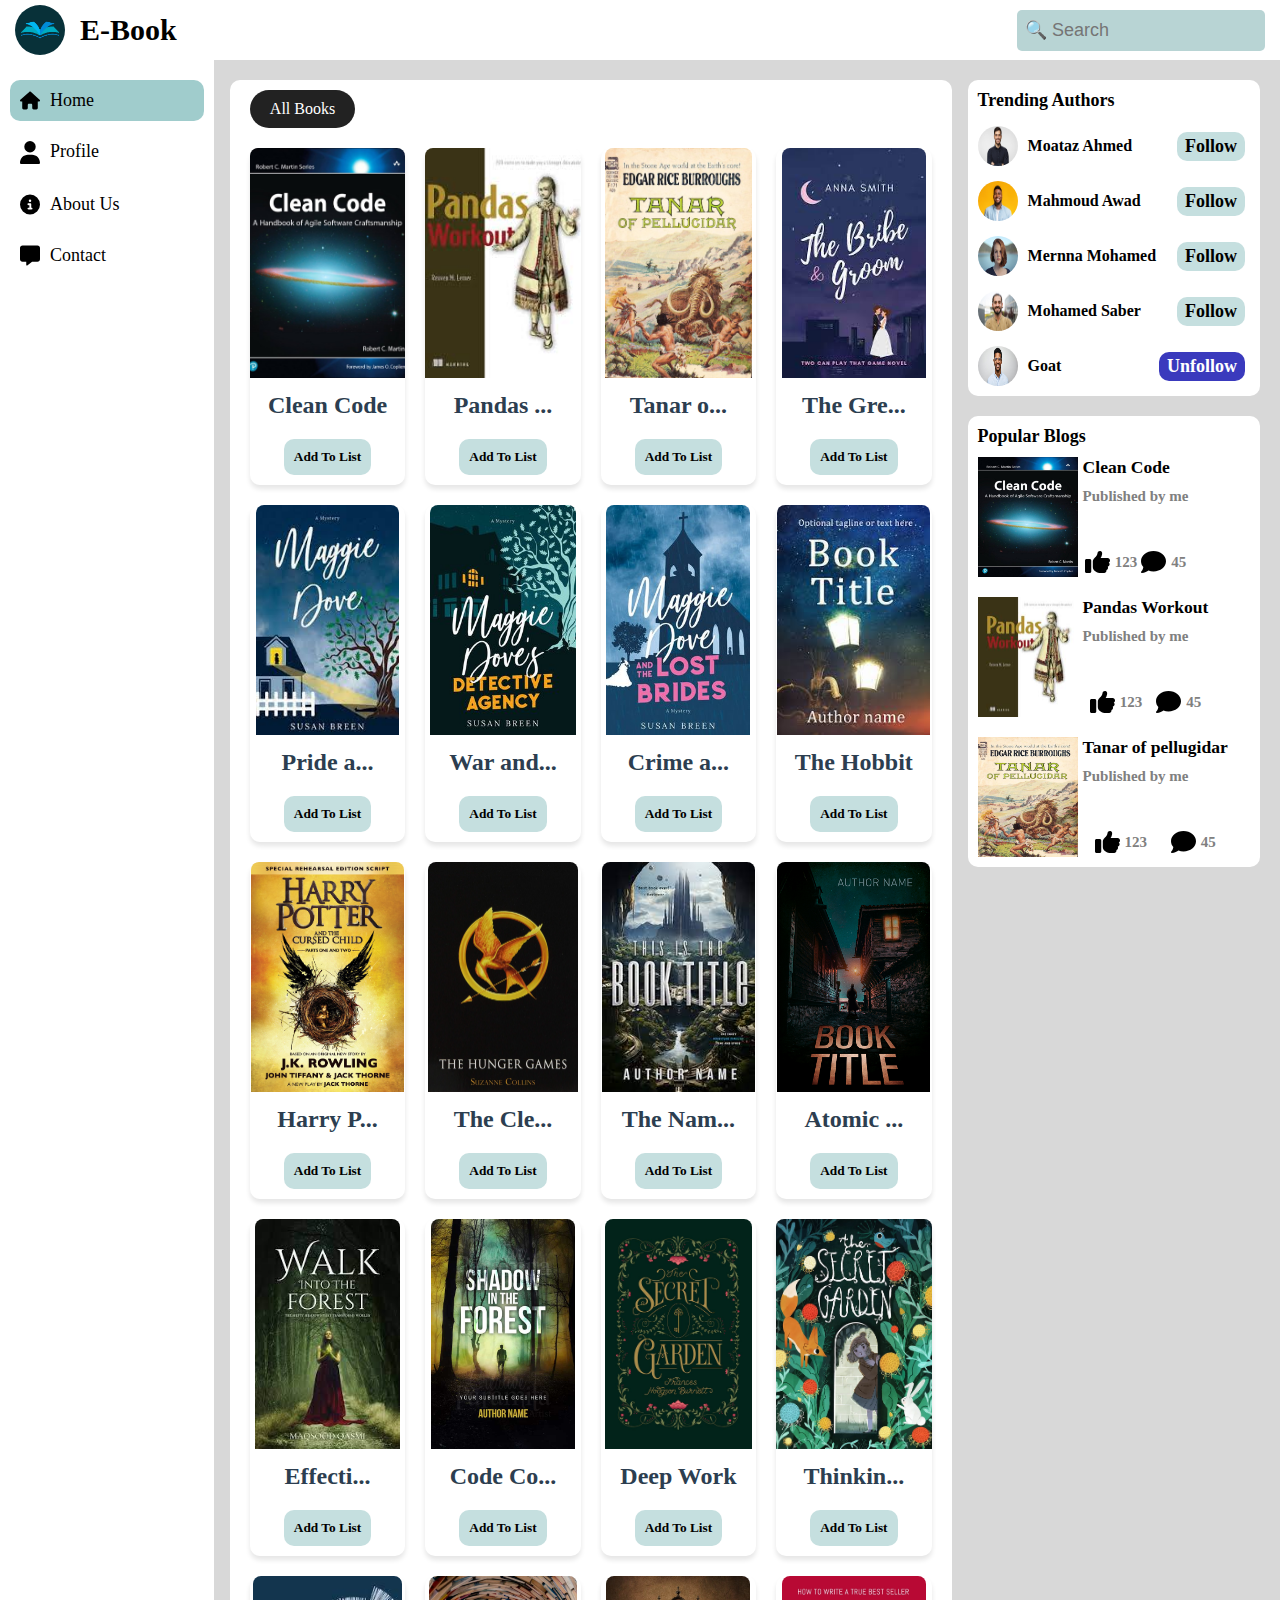
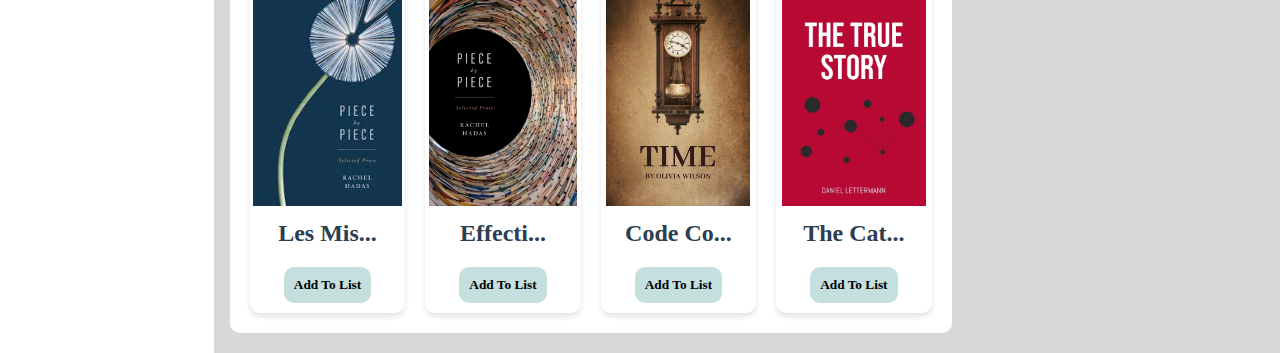
<file: index.html>
<!DOCTYPE html>
<html lang="en">

<head>
    <meta charset="UTF-8">
    <meta name="viewport" content="width=device-width, initial-scale=1.0">
    <link rel="stylesheet" href="style.css">
    <script src="./script.js"></script>

    <title>E-Book</title>
</head>

<body>
    <div class="navBar">
        <div class="logo">
            <img src="./images/logo.avif" width="50px" alt="">
            <h3>E-Book</h3>
        </div>
        <input type="text" placeholder="🔍 Search">
    </div>
    <div class="container">
        <div class="sideBar">
            <ul>
                <li class="active">
                    <a href="./index.html">
                        <img src="images/house-solid.svg" alt="">
                        <p>Home</p>
                    </a>
                </li>
                <li><a href="#">
                        <img src="images/user-solid.svg" alt="">
                        <p>Profile</p>
                    </a>
                </li>
                <li><a href="./About.html">
                        <img src="images/circle-info-solid.svg" alt="">
                        <p>About Us</p>
                    </a>
                </li>
                <li><a href="./Contact.html">
                        <img src="images/message-solid.svg" alt="">
                        <p>Contact</p>
                    </a>
                </li>
            </ul>
        </div>
        <div class="content">
            <p class="active">All Books</p>
            <div id="content">

            </div>
        </div>
        <div class="rightSide">
            <div class="trendingAuthor">
                <p>Trending Authors</p>
                <div class="Authors">
                    <div class="author">
                        <img src="./images/p1.jpg" alt="">
                        <h4>Moataz Ahmed</h4>
                        <p onclick="toggleFollow(this)">Follow</p>
                    </div>
                    <div class="author">
                        <img src="./images/p2.jpg" alt="">
                        <h4>Mahmoud Awad</h4>
                        <p onclick="toggleFollow(this)">Follow</p>
                    </div>
                    <div class="author">
                        <img src="./images/p3.jpg" alt="">
                        <h4>Mernna Mohamed</h4>
                        <p onclick="toggleFollow(this)">Follow</p>
                    </div>
                    <div class="author">
                        <img src="./images/p4.jpg" alt="">
                        <h4>Mohamed Saber</h4>
                        <p onclick="toggleFollow(this)">Follow</p>
                    </div>
                    <div class="author ">
                        <img src="./images/p5.jpg" alt="">
                        <h4>Goat</h4>
                        <p class="followed" onclick="toggleFollow(this)">Unfollow</p>
                    </div>
                </div>
            </div>
            <div class="popularBlogs">
                <p> Popular Blogs </p>
                <div class="Blogs">
                    <div class="blog">
                        <img src="./images/book1.jpg" alt="">
                        <div class="details">
                            <h3>Clean Code</h3>
                            <p>Published by me</p>
                            <div class="reactions">
                                <div class="likes">
                                    <img src="./images/thumbs-up-solid.svg" alt="">
                                    <p>123</p>
                                </div>
                                <div class="comments">
                                    <img src="./images/comment-solid.svg" alt="">
                                    <p>45</p>
                                </div>
                            </div>
                        </div>

                    </div>
                    <div class="blog">
                        <img src="./images/book2.jpg" alt="">
                        <div class="details">
                            <h3>Pandas Workout</h3>
                            <p>Published by me</p>
                            <div class="reactions">
                                <div class="likes">
                                    <img src="./images/thumbs-up-solid.svg" alt="">
                                    <p>123</p>
                                </div>
                                <div class="comments">
                                    <img src="./images/comment-solid.svg" alt="">
                                    <p>45</p>
                                </div>
                            </div>
                        </div>

                    </div>
                    <div class="blog">
                        <img src="./images/book3.jpg" alt="">
                        <div class="details">
                            <h3>Tanar of pellugidar</h3>
                            <p>Published by me</p>
                            <div class="reactions">
                                <div class="likes">
                                    <img src="./images/thumbs-up-solid.svg" alt="">
                                    <p>123</p>
                                </div>
                                <div class="comments">
                                    <img src="./images/comment-solid.svg" alt="">
                                    <p>45</p>
                                </div>
                            </div>
                        </div>

                    </div>
                </div>
            </div>
        </div>
    </div>
    <script>
        const Container = document.getElementById("content");

        const booksList = JSON.parse(localStorage.getItem("books"));
        booksList.map((book, index) => {
            const bookDiv = document.createElement("div");
            bookDiv.className = "book";
            bookDiv.innerHTML = `
            <a href="book.html?id=${index}" style="text-decoration: none; color: inherit;">
              <img src="${book.image}" alt="${book.name}">
              <h3>${book.name.length > 10 ? book.name.slice(0, 7) + "..." : book.name}</h3>
              </a>
            <button class="book-button" data-index="${index}">Add To List</button>
          `;
            Container.appendChild(bookDiv);
        });
        document.querySelectorAll(".book-button").forEach(button => {
            button.addEventListener("click", (e) => {
                const index = e.target.getAttribute("data-index");

                let list = JSON.parse(localStorage.getItem("myBookList")) || [];

                if (!list.includes(index)) {
                    list.push(index, booksList[index]);
                    localStorage.setItem("myBookList", JSON.stringify(list));
                }
            });
        });
        function toggleFollow(element) {
            if (element.classList.contains("followed")) {
                element.classList.remove("followed");
                element.textContent = "Follow";
            } else {
                element.classList.add("followed");
                element.textContent = "Unfollow";
            }
        }
    </script>
</body>

</html>
</file>
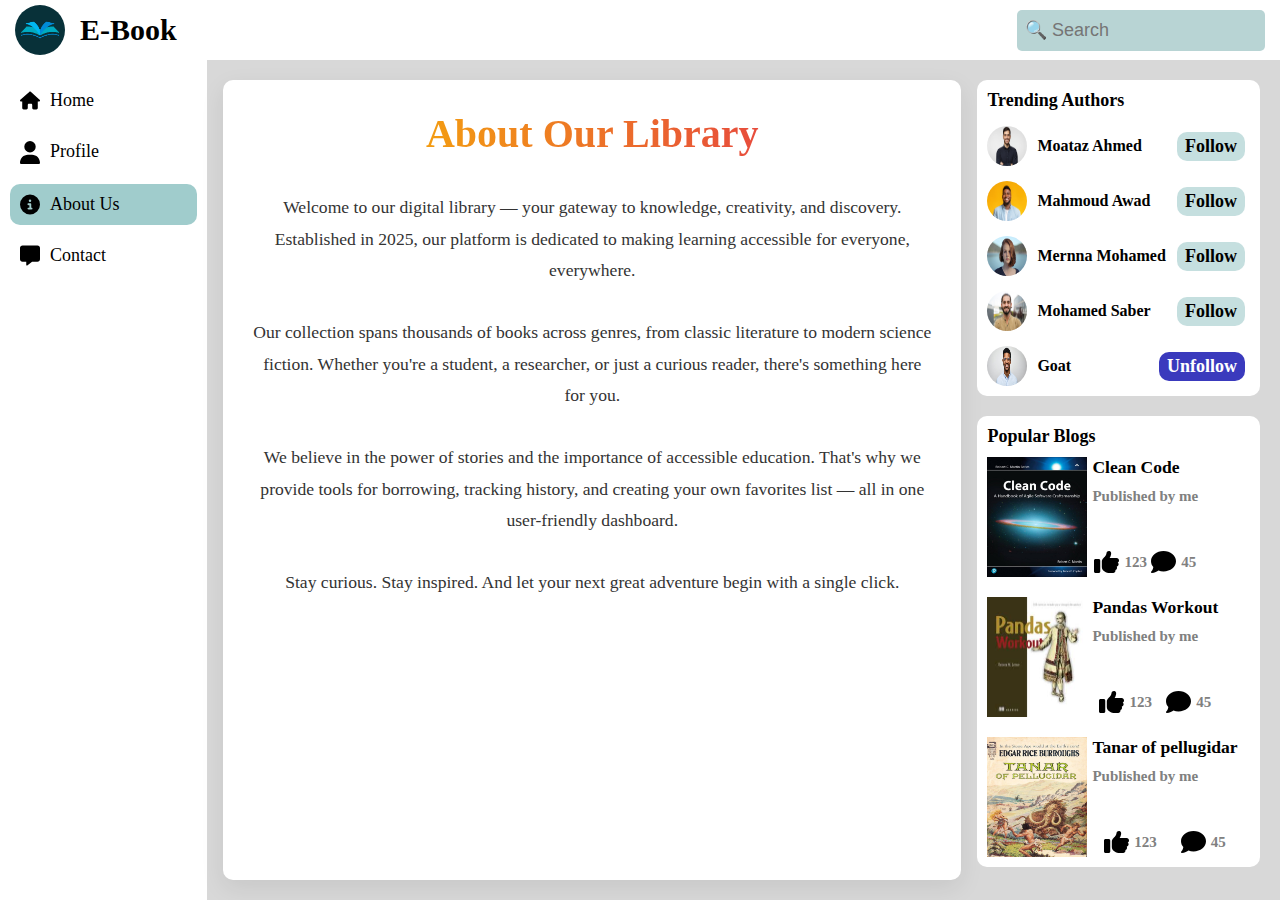
<file: About.html>
<!DOCTYPE html>
<html lang="en">

<head>
    <meta charset="UTF-8">
    <meta name="viewport" content="width=device-width, initial-scale=1.0">
    <link rel="stylesheet" href="style.css">
    <title>About - E-Book</title>
</head>

<body>
    <div class="navBar">
        <div class="logo">
            <img src="./images/logo.avif" width="50px" alt="">
            <h3>E-Book</h3>
        </div>
        <input type="text" placeholder="🔍 Search">
    </div>
    <div class="container">
        <div class="sideBar">
            <ul>
                <li>
                    <a href="./index.html">
                        <img src="images/house-solid.svg" alt="">
                        <p>Home</p>
                    </a>
                </li>
                <li><a href="./profile.html">
                        <img src="images/user-solid.svg" alt="">
                        <p>Profile</p>
                    </a>
                </li>
                <li class="active"><a href="./About.html">
                        <img src="images/circle-info-solid.svg" alt="">
                        <p>About Us</p>
                    </a>
                </li>
                <li><a href="./Contact.html">
                        <img src="images/message-solid.svg" alt="">
                        <p>Contact</p>
                    </a>
                </li>
            </ul>
        </div>
        <div class="about">
            <h2>About Our Library</h2>
            <p>
                Welcome to our digital library — your gateway to knowledge, creativity, and discovery. Established
                in 2025,
                our platform is dedicated to making learning accessible for everyone, everywhere.
            </p>
            <p>
                Our collection spans thousands of books across genres, from classic literature to modern science
                fiction.
                Whether you're a student, a researcher, or just a curious reader, there's something here for you.
            </p>
            <p>
                We believe in the power of stories and the importance of accessible education. That's why we provide
                tools
                for borrowing, tracking history, and creating your own favorites list — all in one user-friendly
                dashboard.
            </p>
            <p>
                Stay curious. Stay inspired. And let your next great adventure begin with a single click.
            </p>
        </div>
        <div class="rightSide">
            <div class="trendingAuthor">
                <p>Trending Authors</p>
                <div class="Authors">
                    <div class="author">
                        <img src="./images/p1.jpg" alt="">
                        <h4>Moataz Ahmed</h4>
                        <p>Follow</p>
                    </div>
                    <div class="author">
                        <img src="./images/p2.jpg" alt="">
                        <h4>Mahmoud Awad</h4>
                        <p>Follow</p>
                    </div>
                    <div class="author">
                        <img src="./images/p3.jpg" alt="">
                        <h4>Mernna Mohamed</h4>
                        <p>Follow</p>
                    </div>
                    <div class="author">
                        <img src="./images/p4.jpg" alt="">
                        <h4>Mohamed Saber</h4>
                        <p>Follow</p>
                    </div>
                    <div class="author ">
                        <img src="./images/p5.jpg" alt="">
                        <h4>Goat</h4>
                        <p class="followed">Unfollow</p>
                    </div>
                </div>
            </div>
            <div class="popularBlogs">
                <p> Popular Blogs </p>
                <div class="Blogs">
                    <div class="blog">
                        <img src="./images/book1.jpg" alt="">
                        <div class="details">
                            <h3>Clean Code</h3>
                            <p>Published by me</p>
                            <div class="reactions">
                                <div class="likes">
                                    <img src="./images/thumbs-up-solid.svg" alt="">
                                    <p>123</p>
                                </div>
                                <div class="comments">
                                    <img src="./images/comment-solid.svg" alt="">
                                    <p>45</p>
                                </div>
                            </div>
                        </div>

                    </div>
                    <div class="blog">
                        <img src="./images/book2.jpg" alt="">
                        <div class="details">
                            <h3>Pandas Workout</h3>
                            <p>Published by me</p>
                            <div class="reactions">
                                <div class="likes">
                                    <img src="./images/thumbs-up-solid.svg" alt="">
                                    <p>123</p>
                                </div>
                                <div class="comments">
                                    <img src="./images/comment-solid.svg" alt="">
                                    <p>45</p>
                                </div>
                            </div>
                        </div>

                    </div>
                    <div class="blog">
                        <img src="./images/book3.jpg" alt="">
                        <div class="details">
                            <h3>Tanar of pellugidar</h3>
                            <p>Published by me</p>
                            <div class="reactions">
                                <div class="likes">
                                    <img src="./images/thumbs-up-solid.svg" alt="">
                                    <p>123</p>
                                </div>
                                <div class="comments">
                                    <img src="./images/comment-solid.svg" alt="">
                                    <p>45</p>
                                </div>
                            </div>
                        </div>

                    </div>
                </div>
            </div>
        </div>
    </div>
</body>

<body>



</body>


</html>
</file>
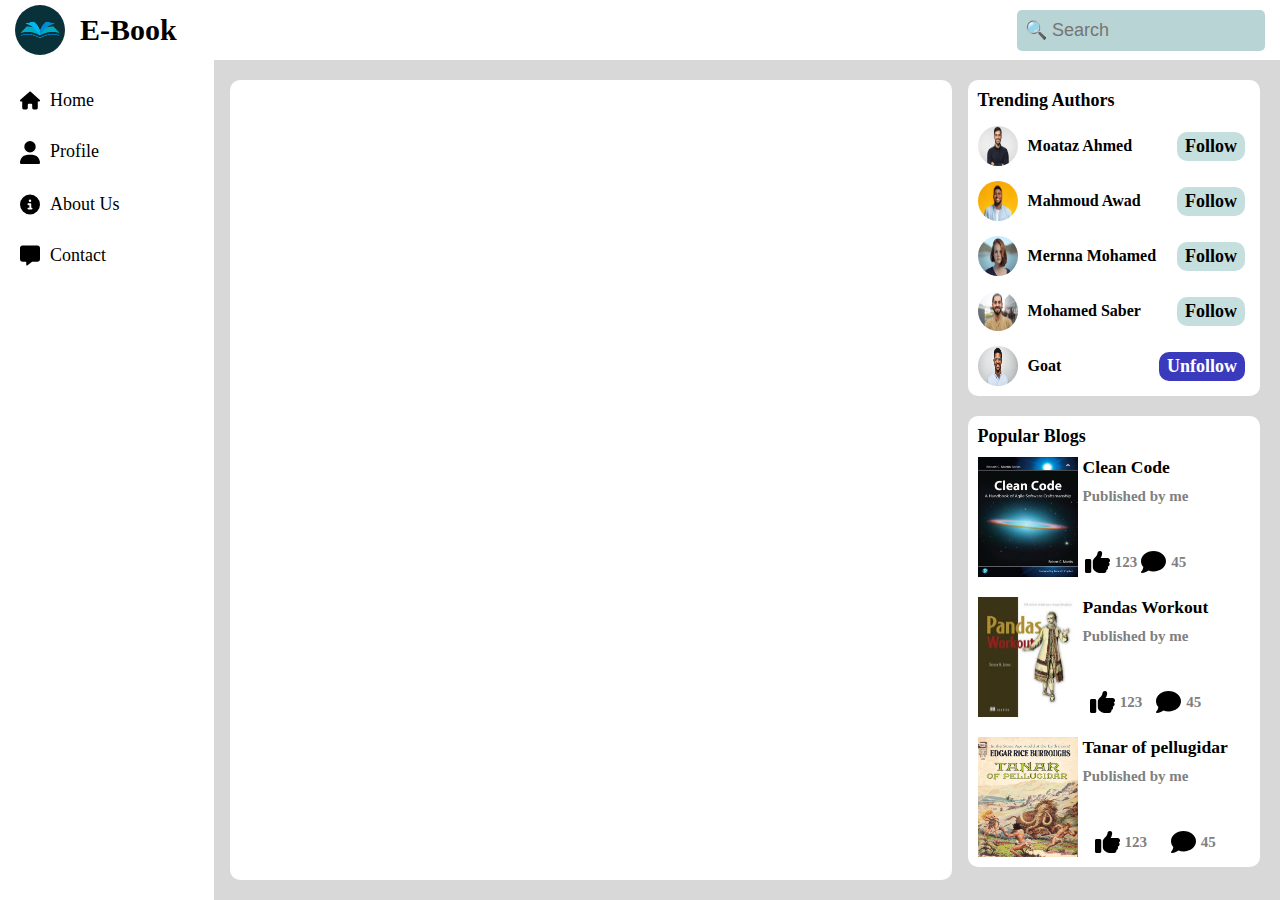
<file: book.html>
<!DOCTYPE html>
<html lang="en">

<head>
    <meta charset="UTF-8">
    <meta name="viewport" content="width=device-width, initial-scale=1.0">
    <link rel="stylesheet" href="style.css">
    <script src="./script.js"></script>

    <title>E-Book</title>
</head>

<body>
    <div class="navBar">
        <div class="logo">
            <img src="./images/logo.avif" width="50px" alt="">
            <h3>E-Book</h3>
        </div>
        <input type="text" placeholder="🔍 Search">
    </div>
    <div class="container">
        <div class="sideBar">
            <ul>
                <li>
                    <a href="./index.html">
                        <img src="images/house-solid.svg" alt="">
                        <p>Home</p>
                    </a>
                </li>
                <li><a href="#">
                        <img src="images/user-solid.svg" alt="">
                        <p>Profile</p>
                    </a>
                </li>
                <li><a href="./About.html">
                        <img src="images/circle-info-solid.svg" alt="">
                        <p>About Us</p>
                    </a>
                </li>
                <li><a href="./Contact.html">
                        <img src="images/message-solid.svg" alt="">
                        <p>Contact</p>
                    </a>
                </li>
            </ul>
        </div>
        <div class="content">
            <div class="book-details" id="book-detail"></div>
        </div>
        <div class="rightSide">
            <div class="trendingAuthor">
                <p>Trending Authors</p>
                <div class="Authors">
                    <div class="author">
                        <img src="./images/p1.jpg" alt="">
                        <h4>Moataz Ahmed</h4>
                        <p>Follow</p>
                    </div>
                    <div class="author">
                        <img src="./images/p2.jpg" alt="">
                        <h4>Mahmoud Awad</h4>
                        <p>Follow</p>
                    </div>
                    <div class="author">
                        <img src="./images/p3.jpg" alt="">
                        <h4>Mernna Mohamed</h4>
                        <p>Follow</p>
                    </div>
                    <div class="author">
                        <img src="./images/p4.jpg" alt="">
                        <h4>Mohamed Saber</h4>
                        <p>Follow</p>
                    </div>
                    <div class="author ">
                        <img src="./images/p5.jpg" alt="">
                        <h4>Goat</h4>
                        <p class="followed">Unfollow</p>
                    </div>
                </div>
            </div>
            <div class="popularBlogs">
                <p> Popular Blogs </p>
                <div class="Blogs">
                    <div class="blog">
                        <img src="./images/book1.jpg" alt="">
                        <div class="details">
                            <h3>Clean Code</h3>
                            <p>Published by me</p>
                            <div class="reactions">
                                <div class="likes">
                                    <img src="./images/thumbs-up-solid.svg" alt="">
                                    <p>123</p>
                                </div>
                                <div class="comments">
                                    <img src="./images/comment-solid.svg" alt="">
                                    <p>45</p>
                                </div>
                            </div>
                        </div>

                    </div>
                    <div class="blog">
                        <img src="./images/book2.jpg" alt="">
                        <div class="details">
                            <h3>Pandas Workout</h3>
                            <p>Published by me</p>
                            <div class="reactions">
                                <div class="likes">
                                    <img src="./images/thumbs-up-solid.svg" alt="">
                                    <p>123</p>
                                </div>
                                <div class="comments">
                                    <img src="./images/comment-solid.svg" alt="">
                                    <p>45</p>
                                </div>
                            </div>
                        </div>

                    </div>
                    <div class="blog">
                        <img src="./images/book3.jpg" alt="">
                        <div class="details">
                            <h3>Tanar of pellugidar</h3>
                            <p>Published by me</p>
                            <div class="reactions">
                                <div class="likes">
                                    <img src="./images/thumbs-up-solid.svg" alt="">
                                    <p>123</p>
                                </div>
                                <div class="comments">
                                    <img src="./images/comment-solid.svg" alt="">
                                    <p>45</p>
                                </div>
                            </div>
                        </div>

                    </div>
                </div>
            </div>
        </div>
    </div>
    <script>
        const bookDetailContainer = document.getElementById("book-detail");
        const booksList = JSON.parse(localStorage.getItem("books"));
        const params = new URLSearchParams(window.location.search);
        const id = params.get("id");
        const book = booksList[id];

        bookDetailContainer.innerHTML = `
        <img src="${book.image}" alt="${book.name}"/>
        <div class="book-data">
        <h2>${book.name}</h2>
        <p><strong>Author:</strong> ${book.author}</p>
        <p><strong>Publisher:</strong> ${book.publisher}</p>
        <p><strong>Date:</strong> ${book.date}</p>
        <p><strong>Classification:</strong> ${book.classification}</p>
        <p>
            <strong>Description: </strong> 
            Lorem ipsum dolor sit amet, consectetur adipisicing elit. Tenetur at, cum possimus architecto quidem officia labore, aperiam ea velit ipsam quaerat ullam quod unde id vero harum nisi ut sint.
        </p>
        <button class="book-button">Add to List</button>
        </div>
      `;
        document.querySelectorAll(".book-button").forEach(button => {
            button.addEventListener("click", (e) => {
                const index = e.target.getAttribute("data-index");

                let list = JSON.parse(localStorage.getItem("myBookList")) || [];

                if (!list.includes(id)) {
                    list.push(id, booksList[id]);
                    localStorage.setItem("myBookList", JSON.stringify(list));
                }
            });
        });
    </script>
</body>

</html>
</file>
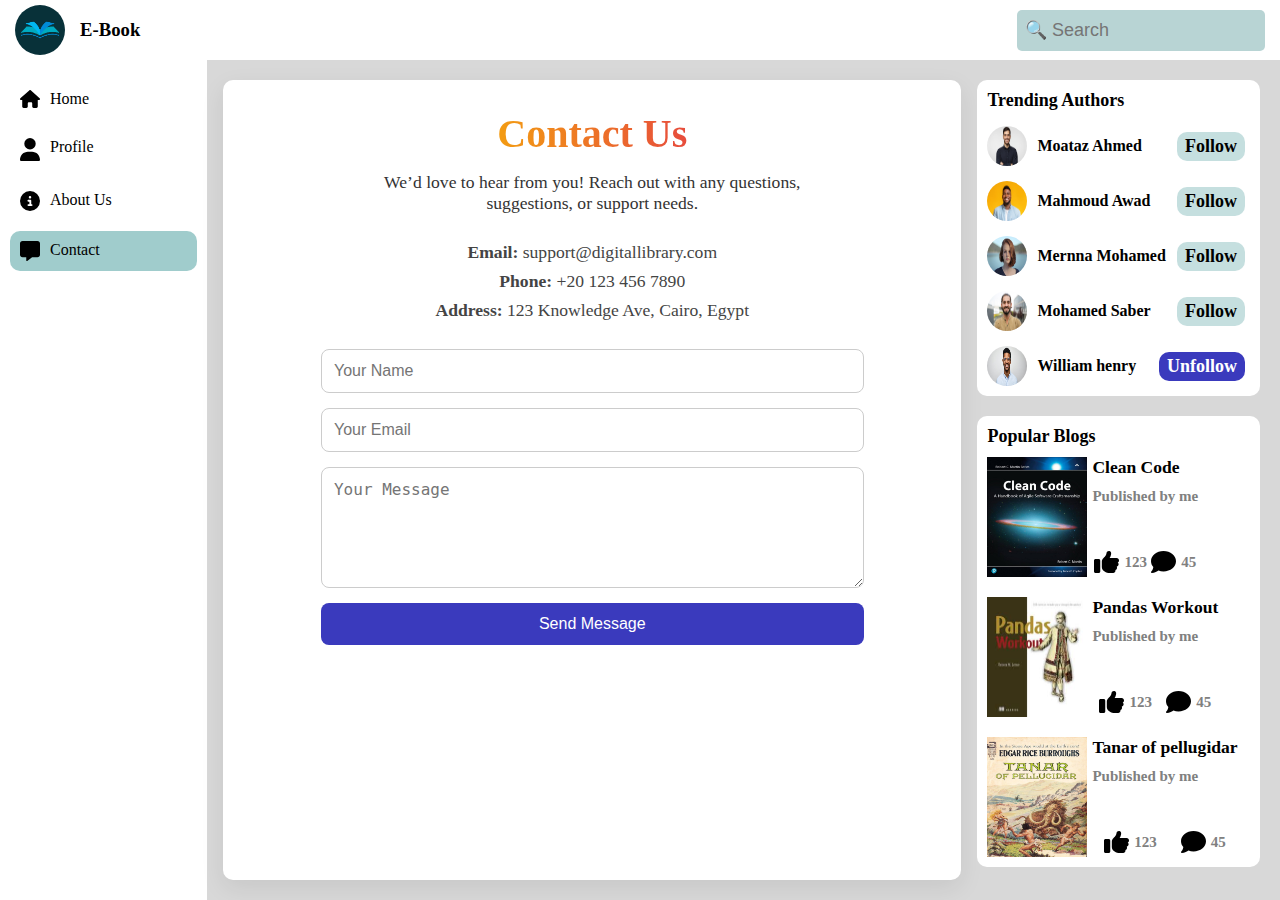
<file: Contact.html>
<!DOCTYPE html>
<html lang="en">

<head>
    <meta charset="UTF-8">
    <meta name="viewport" content="width=device-width, initial-scale=1.0">
    <link rel="stylesheet" href="contact.css">
    <title>Contact Us - E-Book</title>
</head>

<body>
    <div class="navBar">
        <div class="logo">
            <img src="./images/logo.avif" width="50px" alt="">
            <h3>E-Book</h3>
        </div>
        <input type="text" placeholder="🔍 Search">
    </div>
    <div class="container">
        <div class="sideBar">
            <ul>
                <li>
                    <a href="./index.html">
                        <img src="images/house-solid.svg" alt="">
                        <p>Home</p>
                    </a>
                </li>
                <li><a href="#">
                        <img src="images/user-solid.svg" alt="">
                        <p>Profile</p>
                    </a>
                </li>
                <li><a href="./About.html">
                        <img src="images/circle-info-solid.svg" alt="">
                        <p>About Us</p>
                    </a>
                </li>
                <li class="active"><a href="./Contact.html">
                        <img src="images/message-solid.svg" alt="">
                        <p>Contact</p>
                    </a>
                </li>
            </ul>
        </div>
        <div class="contact">
            <h2>Contact Us</h2>
            <p>We’d love to hear from you! Reach out with any questions, suggestions, or support needs.</p>

            <div class="contact-info">
                <p><strong>Email:</strong> support@digitallibrary.com</p>
                <p><strong>Phone:</strong> +20 123 456 7890</p>
                <p><strong>Address:</strong> 123 Knowledge Ave, Cairo, Egypt</p>
            </div>

            <form class="contact-form">
                <input type="text" placeholder="Your Name" required>
                <input type="email" placeholder="Your Email" required>
                <textarea placeholder="Your Message" rows="5" required></textarea>
                <button type="submit">Send Message</button>
            </form>
        </div>
        <div class="rightSide">
            <div class="trendingAuthor">
                <p>Trending Authors</p>
                <div class="Authors">
                    <div class="author">
                        <img src="./images/p1.jpg" alt="">
                        <h4>Moataz Ahmed</h4>
                        <p>Follow</p>
                    </div>
                    <div class="author">
                        <img src="./images/p2.jpg" alt="">
                        <h4>Mahmoud Awad</h4>
                        <p>Follow</p>
                    </div>
                    <div class="author">
                        <img src="./images/p3.jpg" alt="">
                        <h4>Mernna Mohamed</h4>
                        <p>Follow</p>
                    </div>
                    <div class="author">
                        <img src="./images/p4.jpg" alt="">
                        <h4>Mohamed Saber</h4>
                        <p>Follow</p>
                    </div>
                    <div class="author ">
                        <img src="./images/p5.jpg" alt="">
                        <h4>William henry</h4>
                        <p class="followed">Unfollow</p>
                    </div>
                </div>
            </div>
            <div class="popularBlogs">
                <p> Popular Blogs </p>
                <div class="Blogs">
                    <div class="blog">
                        <img src="./images/book1.jpg" alt="">
                        <div class="details">
                            <h3>Clean Code</h3>
                            <p>Published by me</p>
                            <div class="reactions">
                                <div class="likes">
                                    <img src="./images/thumbs-up-solid.svg" alt="">
                                    <p>123</p>
                                </div>
                                <div class="comments">
                                    <img src="./images/comment-solid.svg" alt="">
                                    <p>45</p>
                                </div>
                            </div>
                        </div>

                    </div>
                    <div class="blog">
                        <img src="./images/book2.jpg" alt="">
                        <div class="details">
                            <h3>Pandas Workout</h3>
                            <p>Published by me</p>
                            <div class="reactions">
                                <div class="likes">
                                    <img src="./images/thumbs-up-solid.svg" alt="">
                                    <p>123</p>
                                </div>
                                <div class="comments">
                                    <img src="./images/comment-solid.svg" alt="">
                                    <p>45</p>
                                </div>
                            </div>
                        </div>

                    </div>
                    <div class="blog">
                        <img src="./images/book3.jpg" alt="">
                        <div class="details">
                            <h3>Tanar of pellugidar</h3>
                            <p>Published by me</p>
                            <div class="reactions">
                                <div class="likes">
                                    <img src="./images/thumbs-up-solid.svg" alt="">
                                    <p>123</p>
                                </div>
                                <div class="comments">
                                    <img src="./images/comment-solid.svg" alt="">
                                    <p>45</p>
                                </div>
                            </div>
                        </div>

                    </div>
                </div>
            </div>
        </div>
    </div>
</body>

</html>
</file>
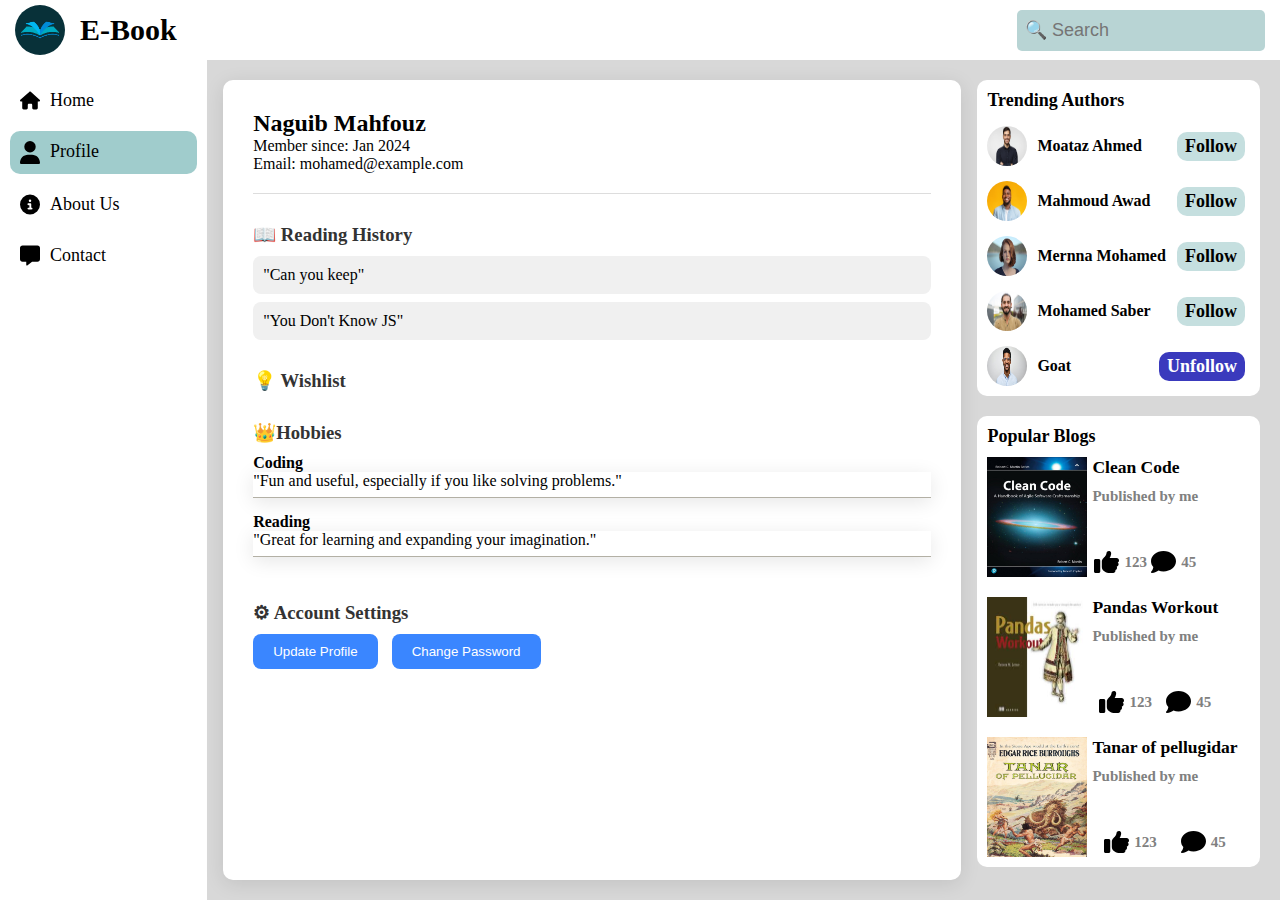
<file: profile.html>
<!DOCTYPE html>
<html lang="en">

<head>
    <meta charset="UTF-8">
    <meta name="viewport" content="width=device-width, initial-scale=1.0">
    <link rel="stylesheet" href="style.css">
    <script src="./script.js"></script>

    <title>E-Book</title>
</head>

<body>
    <div class="navBar">
        <div class="logo">
            <img src="./images/logo.avif" width="50px" alt="">
            <h3>E-Book</h3>
        </div>
        <input type="text" placeholder="🔍 Search">
    </div>
    <div class="container">
        <div class="sideBar">
            <ul>
                <li>
                    <a href="./index.html">
                        <img src="images/house-solid.svg" alt="">
                        <p>Home</p>
                    </a>
                </li>
                <li class="active"><a href="./profile.html">
                        <img src="images/user-solid.svg" alt="">
                        <p>Profile</p>
                    </a>
                </li>
                <li><a href="./About.html">
                        <img src="images/circle-info-solid.svg" alt="">
                        <p>About Us</p>
                    </a>
                </li>
                <li><a href="./Contact.html">
                        <img src="images/message-solid.svg" alt="">
                        <p>Contact</p>
                    </a>
                </li>
            </ul>
        </div>
        <div class="profile-container">
            <div class="profile-header">
                <div class="user-info">
                    <h2>Naguib Mahfouz</h2>
                    <p>Member since: Jan 2024</p>
                    <p>Email: mohamed@example.com</p>
                </div>
            </div>
            <div class="section">
                <h3>📖 Reading History</h3>
                <ul>
                    <li>"Can you keep"</li>
                    <li>"You Don't Know JS"</li>
                </ul>
                <div class="section">
                    <h3>💡 Wishlist</h3>
                    <ul id="mylist">

                    </ul>
                </div>
                <div class="section">
                    <h3>👑Hobbies</h3>
                    <dl> <strong>Coding</strong>
                        <dt>"Fun and useful, especially if you like solving problems."</dt>
                    </dl>
                    <dl><strong>Reading</strong>
                        <dt>"Great for learning and expanding your imagination."</dt>
                    </dl>
                </div>
                <div class="section">
                    <h3>⚙ Account Settings</h3>
                    <button>Update Profile</button>
                    <button>Change Password</button>
                </div>
            </div>
        </div>
        <div class="rightSide">
            <div class="trendingAuthor">
                <p>Trending Authors</p>
                <div class="Authors">
                    <div class="author">
                        <img src="./images/p1.jpg" alt="">
                        <h4>Moataz Ahmed</h4>
                        <p onclick="toggleFollow(this)">Follow</p>
                    </div>
                    <div class="author">
                        <img src="./images/p2.jpg" alt="">
                        <h4>Mahmoud Awad</h4>
                        <p onclick="toggleFollow(this)">Follow</p>
                    </div>
                    <div class="author">
                        <img src="./images/p3.jpg" alt="">
                        <h4>Mernna Mohamed</h4>
                        <p onclick="toggleFollow(this)">Follow</p>
                    </div>
                    <div class="author">
                        <img src="./images/p4.jpg" alt="">
                        <h4>Mohamed Saber</h4>
                        <p onclick="toggleFollow(this)">Follow</p>
                    </div>
                    <div class="author ">
                        <img src="./images/p5.jpg" alt="">
                        <h4>Goat</h4>
                        <p class="followed" onclick="toggleFollow(this)">Unfollow</p>
                    </div>
                </div>
            </div>
            <div class="popularBlogs">
                <p> Popular Blogs </p>
                <div class="Blogs">
                    <div class="blog">
                        <img src="./images/book1.jpg" alt="">
                        <div class="details">
                            <h3>Clean Code</h3>
                            <p>Published by me</p>
                            <div class="reactions">
                                <div class="likes">
                                    <img src="./images/thumbs-up-solid.svg" alt="">
                                    <p>123</p>
                                </div>
                                <div class="comments">
                                    <img src="./images/comment-solid.svg" alt="">
                                    <p>45</p>
                                </div>
                            </div>
                        </div>

                    </div>
                    <div class="blog">
                        <img src="./images/book2.jpg" alt="">
                        <div class="details">
                            <h3>Pandas Workout</h3>
                            <p>Published by me</p>
                            <div class="reactions">
                                <div class="likes">
                                    <img src="./images/thumbs-up-solid.svg" alt="">
                                    <p>123</p>
                                </div>
                                <div class="comments">
                                    <img src="./images/comment-solid.svg" alt="">
                                    <p>45</p>
                                </div>
                            </div>
                        </div>

                    </div>
                    <div class="blog">
                        <img src="./images/book3.jpg" alt="">
                        <div class="details">
                            <h3>Tanar of pellugidar</h3>
                            <p>Published by me</p>
                            <div class="reactions">
                                <div class="likes">
                                    <img src="./images/thumbs-up-solid.svg" alt="">
                                    <p>123</p>
                                </div>
                                <div class="comments">
                                    <img src="./images/comment-solid.svg" alt="">
                                    <p>45</p>
                                </div>
                            </div>
                        </div>

                    </div>
                </div>
            </div>
        </div>
    </div>
    <script>
        function deleteBookFromLocalStorageByIndex(index) {
            let wishlist = JSON.parse(localStorage.getItem("myBookList")) || [];
            if (index >= 0 && index < wishlist.length) {
                wishlist.splice(index - 1, 2);
                localStorage.setItem("myBookList", JSON.stringify(wishlist));
            }
        }
        const container = document.getElementById("mylist");
        const wishlist = JSON.parse(localStorage.getItem("myBookList"));
        if (wishlist.length > 0) {
            wishlist.forEach((book, index) => {
                if (index % 2 !== 0) {
                    const bookItem = document.createElement("li");
                    bookItem.textContent = `"${book.name}"`;

                    const deleteButton = document.createElement("button");
                    deleteButton.textContent = "Delete";
                    deleteButton.addEventListener("click", () => {
                        deleteBookFromLocalStorageByIndex(index);
                        location.reload();
                    });
                    bookItem.appendChild(deleteButton);
                    container.appendChild(bookItem);
                }

            });
        } else {
            const emptyItem = document.createElement("li");
            emptyItem.textContent = "No books found in your wishlist.";
            emptyItem.style.color = "gray";
            emptyItem.style.textAlign = 'center'
            container.appendChild(emptyItem);
        }
    </script>
</body>
<style>

</style>

</html>
</file>
<file: style.css>
* {
  margin: 0;
  padding: 0;
}
body {
  background-color: rgb(216, 216, 216);
  padding: 0;
  margin: 0;
  font-family: cursive;
}
.navBar {
  display: flex;
  padding: 5px 15px;
  background-color: white;
  align-items: center;
  justify-content: space-between;
  .logo {
    display: flex;
    align-items: center;
    gap: 5px;
    h3 {
      font-size: 30px;
    }
    img {
      width: 50px;
      height: 50px;
      border-radius: 50%;
      margin-right: 10px;
    }
  }

  input {
    padding: 10px 8px;
    border-radius: 5px;
    outline: none;
    border: none;
    background-color: rgb(184, 212, 212);
    font-size: 18px;
  }
}
.container {
  display: flex;
  justify-content: space-between;
  gap: 1rem;
}

.sideBar {
  min-height: calc(100vh - 90px);
  background-color: white;
  padding: 20px 10px 10px 5px;
  width: 17vw;
  ul {
    display: flex;
    flex-direction: column;
    gap: 10px;
    list-style: none;
    padding-left: 5px;
    li {
      padding: 10px 70px 10px 10px;
      border-radius: 10px;
    }
    li a {
      color: black;
      text-decoration: none;
      font-size: 18px;
      display: flex;
      gap: 10px;
      img {
        width: 20px;
      }
    }
    .active,
    li:hover {
      background-color: rgb(160, 204, 204);
      color: #fff;
    }
  }
}
.content {
  width: 60vw;
  min-height: 70vh;
  background-color: white;
  margin: 20px 0px;
  border-radius: 10px;
  padding: 10px 10px;
  display: flex;
  flex-direction: column;
  align-items: center;
  justify-items: center;
  .active {
    margin: 0px auto 10px 10px;
    background-color: #222;
    padding: 10px 20px;
    border-radius: 25px;
    color: white;
  }
}
.rightSide {
  width: 25vw;
  margin: 20px 0px;
  display: flex;
  flex-direction: column;
  gap: 20px;
  margin-right: 20px;
  .trendingAuthor {
    background-color: #fff;
    border-radius: 10px;
    padding: 10px;
    p {
      font-weight: bold;
      font-size: 18px;
      margin: 0px 0px 15px 0px;
    }
    .Authors {
      display: flex;
      flex-direction: column;
      gap: 15px;
      .author {
        display: flex;
        align-items: center;
        gap: 10px;
        img {
          width: 40px;
          height: 40px;
          border-radius: 50%;
        }
        p {
          text-align: center;
          margin-left: auto;
          margin-bottom: 0;
          margin-right: 5px;
          background-color: rgb(197, 223, 223);
          padding: 4px 8px;
          border-radius: 10px;
          cursor: pointer;
        }
        .followed {
          background-color: rgb(58, 58, 189);
          padding: 4px 8px;
          border-radius: 10px;
          color: #fff;
        }
      }
    }
  }
  .popularBlogs {
    background-color: #fff;
    border-radius: 10px;
    padding: 10px;
    p {
      font-weight: bold;
      font-size: 18px;
      margin: 0px 0px 10px 0px;
    }
    .Blogs {
      display: flex;
      flex-direction: column;
      gap: 20px;
      .blog {
        display: flex;
        gap: 5px;
        img {
          width: 100px;
          height: 120px;
        }
        .details {
          display: flex;
          flex-direction: column;
          font-weight: 200;
          font-size: 15px;
          p {
            color: grey;
            font-size: 15px;
            margin-top: 10px;
          }
          .reactions {
            display: flex;
            justify-content: space-around;
            margin-top: auto;
            .likes {
              display: flex;
              align-items: center;
              justify-content: center;
              gap: 5px;
            }
            .comments {
              display: flex;
              align-items: center;
              justify-content: center;
              gap: 5px;
            }
            img {
              width: 25px;
              height: 30px;
            }
            p {
              margin: 0;
            }
          }
        }
      }
    }
  }
}
#content {
  display: flex;
  flex-wrap: wrap;
  padding: 10px;
  gap: 20px;
  justify-content: center;
}

.book {
  flex-grow: 1;
  width: 18%;
  min-width: 120px;
  border-radius: 10px;
  display: flex;
  flex-direction: column;
  gap: 10px;
  justify-content: center;
  align-items: center;
  padding-bottom: 10px;
  box-shadow: 0 4px 5px rgba(0, 0, 0, 0.1);
  transition: transform 0.3s ease;
  cursor: pointer;
  a h3 {
    font-size: 1.5rem;
    padding: 10px;
    color: #2c3e50;
    text-align: center;
  }
  a img {
    width: 100%;
    height: 230px;
    object-fit: cover;
    border-radius: 8px 8px 0 0;
  }

  button {
    margin-top: auto;
    border-radius: 10px;
    border: none;
    padding: 10px;
    cursor: pointer;
    background-color: rgb(197, 223, 223);
    font-family: cursive;
    font-weight: bold;
  }
}

.book:hover {
  transform: translateY(-5px);
}
.about {
  width: 60vw;
  margin: 20px auto;
  padding: 30px;
  background-color: white;
  border-radius: 10px;
  box-shadow: 0 8px 24px rgba(0, 0, 0, 0.08);
  text-align: center;
  display: flex;
  flex-direction: column;
  align-items: center;
}

.about h2 {
  max-width: 800px;
  font-size: 2.5rem;
  font-weight: 700;
  color: #2c3e50;
  margin-bottom: 20px;
  background: linear-gradient(to right, #f39c12, #e74c3c);
  -webkit-background-clip: text;
  -webkit-text-fill-color: transparent;
}

.about p {
  max-width: 800px;
  font-size: 1.1rem;
  color: #333;
  line-height: 1.8;
  margin: 15px 0;
}
.contact {
  width: 60vw;
  margin: 20px auto;
  padding: 30px;
  background-color: white;
  border-radius: 10px;
  box-shadow: 0 8px 24px rgba(0, 0, 0, 0.08);
  text-align: center;
  display: flex;
  flex-direction: column;
  align-items: center;
}

.contact h2 {
  font-size: 2.5rem;
  font-weight: 700;
  color: #2c3e50;
  margin-bottom: 15px;
  background: linear-gradient(to right, #f39c12, #e74c3c);
  -webkit-background-clip: text;
  -webkit-text-fill-color: transparent;
}

.contact p {
  max-width: 500px;
  font-size: 1.1rem;
  color: #333;
  margin-bottom: 20px;
}

.contact-info p {
  max-width: 700px;

  margin: 8px 0;
  color: #444;
}

.contact-form {
  width: 80%;
  max-width: 700px;
  display: flex;
  flex-direction: column;
  gap: 15px;
  margin-top: 20px;
}

.contact-form input,
.contact-form textarea {
  padding: 12px;
  border: 1px solid #ccc;
  border-radius: 8px;
  font-size: 16px;
}

.contact-form button {
  background-color: rgb(58, 58, 189);
  color: white;
  border: none;
  padding: 12px;
  font-size: 16px;
  border-radius: 8px;
  cursor: pointer;
}

.contact-form button:hover {
  background-color: rgba(58, 58, 189, 0.7);
}
.book-details {
  width: 100%;
  border-radius: 12px;
  display: flex;
  gap: 40px;

  .book-data {
    margin-top: 20px;
    display: flex;
    flex-direction: column;
    justify-content: space-between;

    h2 {
      font-size: 40px;
    }

    p {
      font-size: 17px;
    }

    button {
      border-radius: 10px;
      border: none;
      padding: 10px;
      font-size: 17px;
      cursor: pointer;
      background-color: rgb(197, 223, 223);
      font-family: cursive;
      font-weight: bold;
    }
  }

  img {
    width: 400px;
    height: 500px;
    border-radius: 12px;
  }
}
.profile-container {
  width: 60vw;
  margin: 20px 0;
  background: white;
  border-radius: 10px;
  padding: 30px;
  box-shadow: 0 4px 20px rgba(0, 0, 0, 0.1);

  .profile-header {
    display: flex;
    align-items: center;
    gap: 20px;
    border-bottom: 1px solid #ddd;
    padding-bottom: 20px;
  }

  .user-info h2 {
    margin: 0;
  }

  .section {
    margin-top: 30px;
  }

  .section h3 {
    color: #333;
    margin-bottom: 10px;
  }

  .section ul {
    list-style: none;
    padding: 0;
  }

  .section ul li {
    background: #f0f0f0;
    margin-bottom: 8px;
    padding: 10px;
    border-radius: 8px;
  }

  button {
    padding: 10px 20px;
    margin-right: 10px;
    background-color: #3a86ff;
    color: white;
    border: none;
    border-radius: 8px;
    cursor: pointer;
  }

  button:hover {
    background-color: #265ecf;
  }

  .section dl {
    padding-bottom: 15px;
    dt {
      border-bottom: 1px solid lch(71.87% 6.15 95.09);
      padding-bottom: 7px;
      box-shadow: 0 4px 20px rgba(0, 0, 0, 0.1);
    }
  }
}
#mylist {
  li {
    display: flex;
    justify-content: space-between;
    align-items: center;
    button {
      background-color: red;
      padding: 5px 10px;
      font-size: 17px;
      font-weight: bold;
      border-radius: 20px;
    }
  }
}

@media (max-width: 1000px) {
  .navBar {
    margin: 0;
    input {
      display: none;
    }
  }
  .container {
    flex-direction: column;
    align-items: center;
  }
  .sideBar {
    min-height: 1vh;
    width: 100%;
    margin: 0;
    ul {
      flex-direction: row;
      justify-content: space-between;
      margin: 0px 10px;
      li {
        padding: 10px 10px 10px 10px;
      }
      li a p {
        display: none;
      }
    }
  }
  .content {
    margin-top: 5px;
    margin-bottom: 10px;
    width: 90%;
  }
  .about {
    margin-top: 5px;
    margin-bottom: 10px;
    width: 80%;
  }
  .contact {
    margin-top: 5px;
    margin-bottom: 10px;
    width: 80%;
  }
  .book-details {
    flex-direction: column;
    align-items: center;
    gap: 10px;
    .book-data {
      gap: 10px;
    }
    img {
      width: 300px;
      height: 400px;
    }
  }
  .profile-container {
    width: 80%;
  }
  .rightSide {
    display: none;
  }
}
</file>
<file: contact.css>
* {
  margin: 0;
  padding: 0;
}
body {
  background-color: rgb(216, 216, 216);
  padding: 0;
  margin: 0;
  font-family: cursive;
}
.navBar {
  display: flex;
  padding: 5px 15px;
  background-color: white;
  align-items: center;
  justify-content: space-between;
  .logo {
    display: flex;
    align-items: center;
    gap: 5px;
    img {
      width: 50px;
      height: 50px;
      border-radius: 50%;
      margin-right: 10px;
    }
  }

  input {
    padding: 10px 8px;
    border-radius: 5px;
    outline: none;
    border: none;
    background-color: rgb(184, 212, 212);
    font-size: 18px;
  }
}
.container {
  display: flex;
  justify-content: space-between;
  gap: 1rem;
}

.sideBar {
  min-height: calc(100vh - 90px);
  background-color: white;
  padding: 20px 10px 10px 5px;
  width: 17vw;
  ul {
    display: flex;
    flex-direction: column;
    gap: 10px;
    list-style: none;
    font-size: 15px;
    padding-left: 5px;
    li {
      padding: 10px 70px 10px 10px;
      border-radius: 10px;
    }
    li a {
      color: black;
      text-decoration: none;
      font-size: 16px;

      display: flex;
      gap: 10px;
      img {
        width: 20px;
      }
    }
    .active,
    li:hover {
      background-color: rgb(160, 204, 204);
      color: #fff;
    }
  }
}
.rightSide {
  width: 25vw;
  margin: 20px 0px;
  display: flex;
  flex-direction: column;
  gap: 20px;
  margin-right: 20px;
  .trendingAuthor {
    background-color: #fff;
    border-radius: 10px;
    padding: 10px;
    p {
      font-weight: bold;
      font-size: 18px;
      margin: 0px 0px 15px 0px;
    }
    .Authors {
      display: flex;
      flex-direction: column;
      gap: 15px;
      .author {
        display: flex;
        align-items: center;
        gap: 10px;
        img {
          width: 40px;
          height: 40px;
          border-radius: 50%;
        }
        p {
          text-align: center;
          margin-left: auto;
          margin-bottom: 0;
          margin-right: 5px;
          background-color: rgb(197, 223, 223);
          padding: 4px 8px;
          border-radius: 10px;
        }
        .followed {
          background-color: rgb(58, 58, 189);
          padding: 4px 8px;
          border-radius: 10px;
          color: #fff;
        }
      }
    }
  }
  .popularBlogs {
    background-color: #fff;
    border-radius: 10px;
    padding: 10px;
    p {
      font-weight: bold;
      font-size: 18px;
      margin: 0px 0px 10px 0px;
    }
    .Blogs {
      display: flex;
      flex-direction: column;
      gap: 20px;
      .blog {
        display: flex;
        gap: 5px;
        img {
          width: 100px;
          height: 120px;
        }
        .details {
          display: flex;
          flex-direction: column;
          font-weight: 200;
          font-size: 15px;
          p {
            color: grey;
            font-size: 15px;
            margin-top: 10px;
          }
          .reactions {
            display: flex;
            justify-content: space-around;
            margin-top: auto;
            .likes {
              display: flex;
              align-items: center;
              justify-content: center;
              gap: 5px;
            }
            .comments {
              display: flex;
              align-items: center;
              justify-content: center;
              gap: 5px;
            }
            img {
              width: 25px;
              height: 30px;
            }
            p {
              margin: 0;
            }
          }
        }
      }
    }
  }
}
.contact {
  width: 60vw;
  margin: 20px auto;
  padding: 30px;
  background-color: white;
  border-radius: 10px;
  box-shadow: 0 8px 24px rgba(0, 0, 0, 0.08);
  text-align: center;
  display: flex;
  flex-direction: column;
  align-items: center;
}

.contact h2 {
  font-size: 2.5rem;
  font-weight: 700;
  color: #2c3e50;
  margin-bottom: 15px;
  background: linear-gradient(to right, #f39c12, #e74c3c);
  -webkit-background-clip: text;
  -webkit-text-fill-color: transparent;
}

.contact p {
  max-width: 500px;
  font-size: 1.1rem;
  color: #333;
  margin-bottom: 20px;
}

.contact-info p {
  max-width: 700px;

  margin: 8px 0;
  color: #444;
}

.contact-form {
  width: 80%;
  max-width: 700px;
  display: flex;
  flex-direction: column;
  gap: 15px;
  margin-top: 20px;
}

.contact-form input,
.contact-form textarea {
  padding: 12px;
  border: 1px solid #ccc;
  border-radius: 8px;
  font-size: 16px;
}

.contact-form button {
  background-color: rgb(58, 58, 189);
  color: white;
  border: none;
  padding: 12px;
  font-size: 16px;
  border-radius: 8px;
  cursor: pointer;
}

.contact-form button:hover {
  background-color: rgba(58, 58, 189, 0.7);
}

@media (max-width: 767px) {
  .navBar {
    margin: 0;
    input {
      display: none;
    }
  }
  .container {
    flex-direction: column;
    align-items: center;
  }
  .sideBar {
    min-height: 1vh;
    width: 100%;
    margin: 0;
    ul {
      flex-direction: row;
      justify-content: space-between;
      li {
        padding: 10px 10px 10px 10px;
      }
      li a p {
        display: none;
      }
    }
  }
  .contact {
    margin-top: 5px;
    margin-bottom: 10px;
    width: 80%;
  }
  .rightSide {
    display: none;
  }
}
</file>
